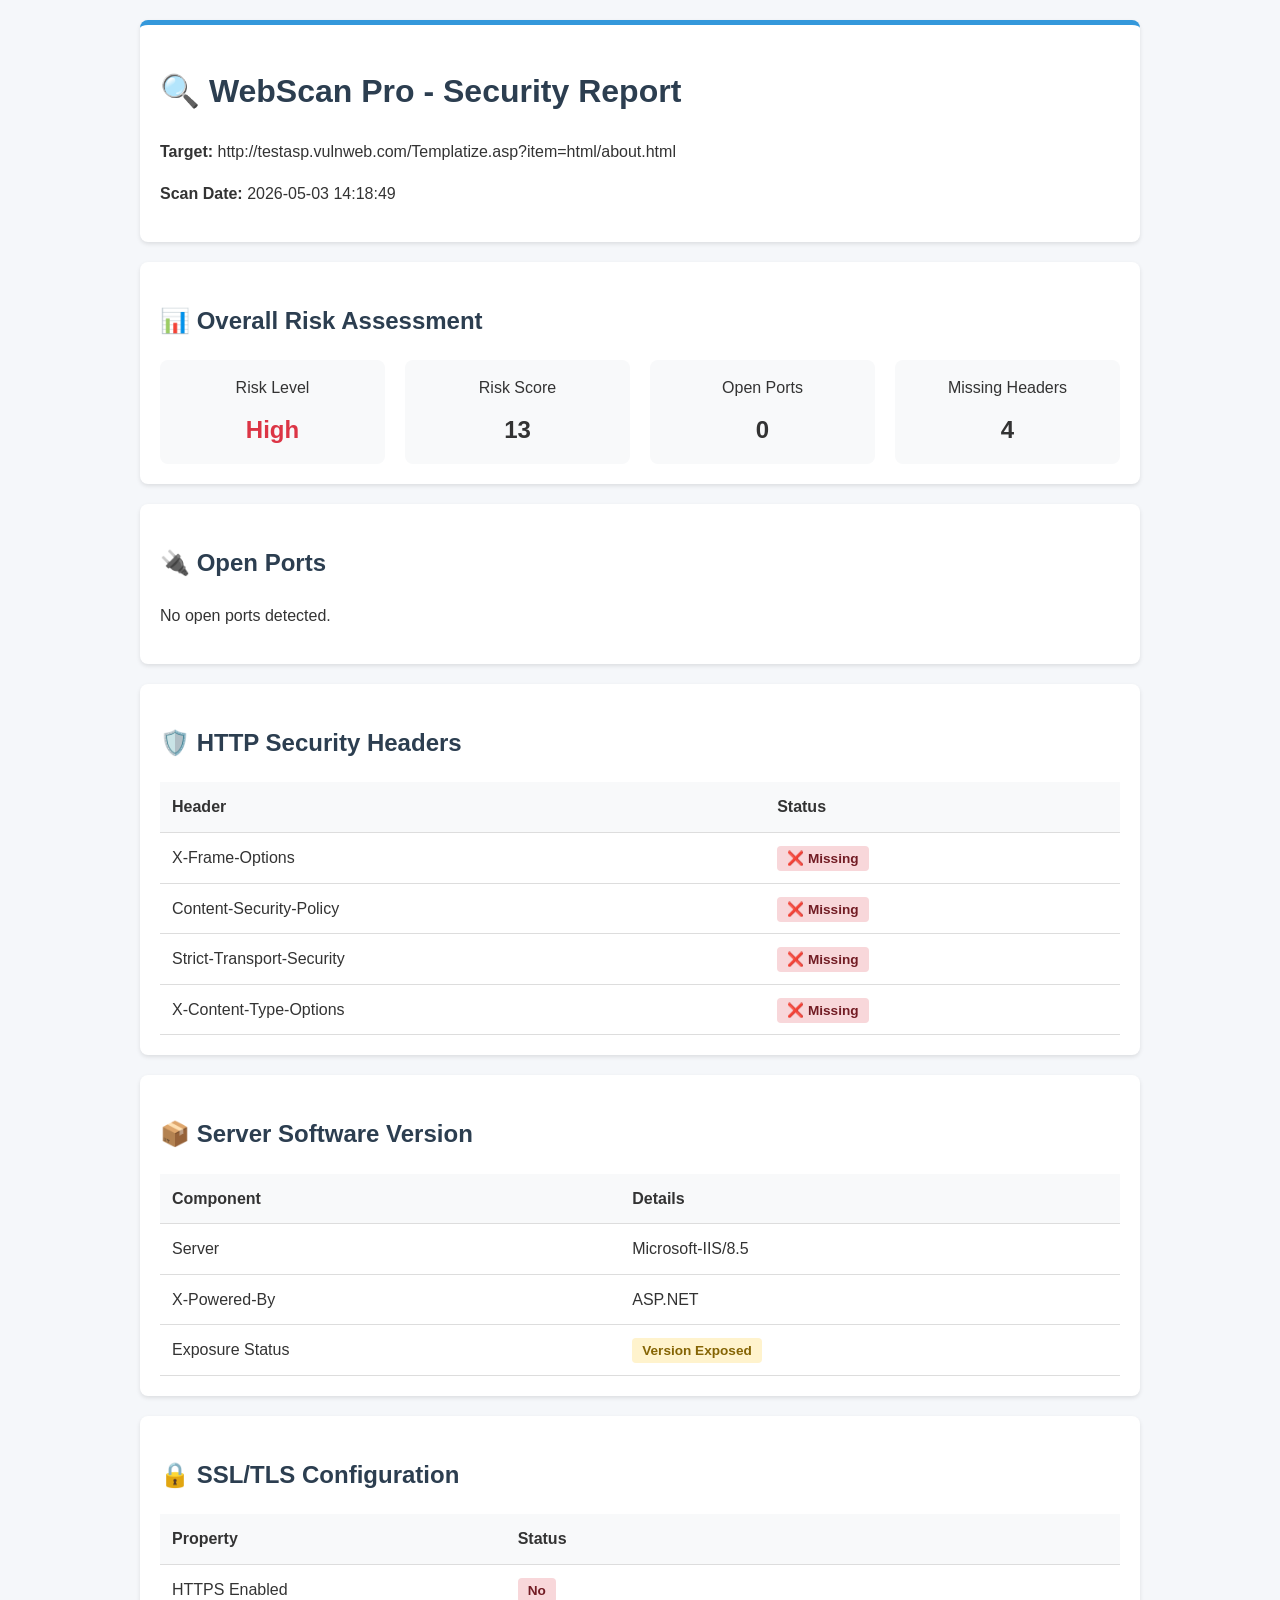
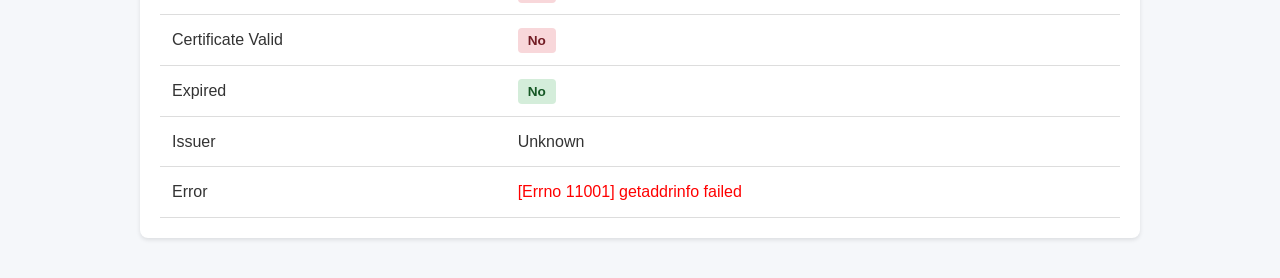
<file: Vulner tester/vulnerability-scanner/report.html>
<!DOCTYPE html>
<html lang="en">
<head>
    <meta charset="UTF-8">
    <meta name="viewport" content="width=device-width, initial-scale=1.0">
    <title>WebScan Pro - Security Report</title>
    <style>
        body { font-family: 'Segoe UI', Tahoma, Geneva, Verdana, sans-serif; line-height: 1.6; color: #333; max-width: 1000px; margin: 0 auto; padding: 20px; background-color: #f5f7fa; }
        h1, h2, h3 { color: #2c3e50; }
        .header { background-color: #fff; padding: 20px; border-radius: 8px; box-shadow: 0 2px 4px rgba(0,0,0,0.1); margin-bottom: 20px; border-top: 5px solid #3498db; }
        .card { background-color: #fff; padding: 20px; border-radius: 8px; box-shadow: 0 2px 4px rgba(0,0,0,0.1); margin-bottom: 20px; }
        table { width: 100%; border-collapse: collapse; margin-top: 10px; }
        th, td { padding: 12px; text-align: left; border-bottom: 1px solid #ddd; }
        th { background-color: #f8f9fa; font-weight: 600; }
        .badge { padding: 5px 10px; border-radius: 4px; font-size: 0.85em; font-weight: bold; }
        .badge-success { background-color: #d4edda; color: #155724; }
        .badge-warning { background-color: #fff3cd; color: #856404; }
        .badge-danger { background-color: #f8d7da; color: #721c24; }
        .risk-danger { color: #dc3545; }
        .risk-warning { color: #ffc107; }
        .risk-success { color: #28a745; }
        .summary-box { display: flex; justify-content: space-between; }
        .summary-item { text-align: center; padding: 15px; background: #f8f9fa; border-radius: 8px; flex: 1; margin: 0 10px; }
        .summary-item:first-child { margin-left: 0; }
        .summary-item:last-child { margin-right: 0; }
        .summary-value { font-size: 24px; font-weight: bold; margin-top: 10px; }
    </style>
</head>
<body>

    <div class="header">
        <h1>🔍 WebScan Pro - Security Report</h1>
        <p><strong>Target:</strong> http://testasp.vulnweb.com/Templatize.asp?item=html/about.html</p>
        <p><strong>Scan Date:</strong> 2026-05-03 14:18:49</p>
    </div>

    <div class="card">
        <h2>📊 Overall Risk Assessment</h2>
        <div class="summary-box">
            <div class="summary-item">
                <div>Risk Level</div>
                <div class="summary-value risk-danger">High</div>
            </div>
            <div class="summary-item">
                <div>Risk Score</div>
                <div class="summary-value">13</div>
            </div>
            <div class="summary-item">
                <div>Open Ports</div>
                <div class="summary-value">0</div>
            </div>
            <div class="summary-item">
                <div>Missing Headers</div>
                <div class="summary-value">
                    
                    
                        
                    
                        
                    
                        
                    
                        
                    
                    4
                </div>
            </div>
        </div>
    </div>

    <div class="card">
        <h2>🔌 Open Ports</h2>
        
        <p>No open ports detected.</p>
        
    </div>

    <div class="card">
        <h2>🛡️ HTTP Security Headers</h2>
        <table>
            <tr>
                <th>Header</th>
                <th>Status</th>
            </tr>
            
            <tr>
                <td>X-Frame-Options</td>
                <td>
                    
                        <span class="badge badge-danger">❌ Missing</span>
                    
                </td>
            </tr>
            
            <tr>
                <td>Content-Security-Policy</td>
                <td>
                    
                        <span class="badge badge-danger">❌ Missing</span>
                    
                </td>
            </tr>
            
            <tr>
                <td>Strict-Transport-Security</td>
                <td>
                    
                        <span class="badge badge-danger">❌ Missing</span>
                    
                </td>
            </tr>
            
            <tr>
                <td>X-Content-Type-Options</td>
                <td>
                    
                        <span class="badge badge-danger">❌ Missing</span>
                    
                </td>
            </tr>
            
        </table>
    </div>

    <div class="card">
        <h2>📦 Server Software Version</h2>
        <table>
            <tr>
                <th>Component</th>
                <th>Details</th>
            </tr>
            <tr>
                <td>Server</td>
                <td>Microsoft-IIS/8.5</td>
            </tr>
            <tr>
                <td>X-Powered-By</td>
                <td>ASP.NET</td>
            </tr>
            <tr>
                <td>Exposure Status</td>
                <td>
                    
                        <span class="badge badge-warning">Version Exposed</span>
                    
                </td>
            </tr>
        </table>
    </div>

    <div class="card">
        <h2>🔒 SSL/TLS Configuration</h2>
        <table>
            <tr>
                <th>Property</th>
                <th>Status</th>
            </tr>
            <tr>
                <td>HTTPS Enabled</td>
                <td>
                    
                        <span class="badge badge-danger">No</span>
                    
                </td>
            </tr>
            <tr>
                <td>Certificate Valid</td>
                <td>
                    
                        <span class="badge badge-danger">No</span>
                    
                </td>
            </tr>
            <tr>
                <td>Expired</td>
                <td>
                    
                        <span class="badge badge-success">No</span>
                    
                </td>
            </tr>
            <tr>
                <td>Issuer</td>
                <td>Unknown</td>
            </tr>
            
            <tr>
                <td>Error</td>
                <td style="color: red;">[Errno 11001] getaddrinfo failed</td>
            </tr>
            
        </table>
    </div>

</body>
</html>
</file>
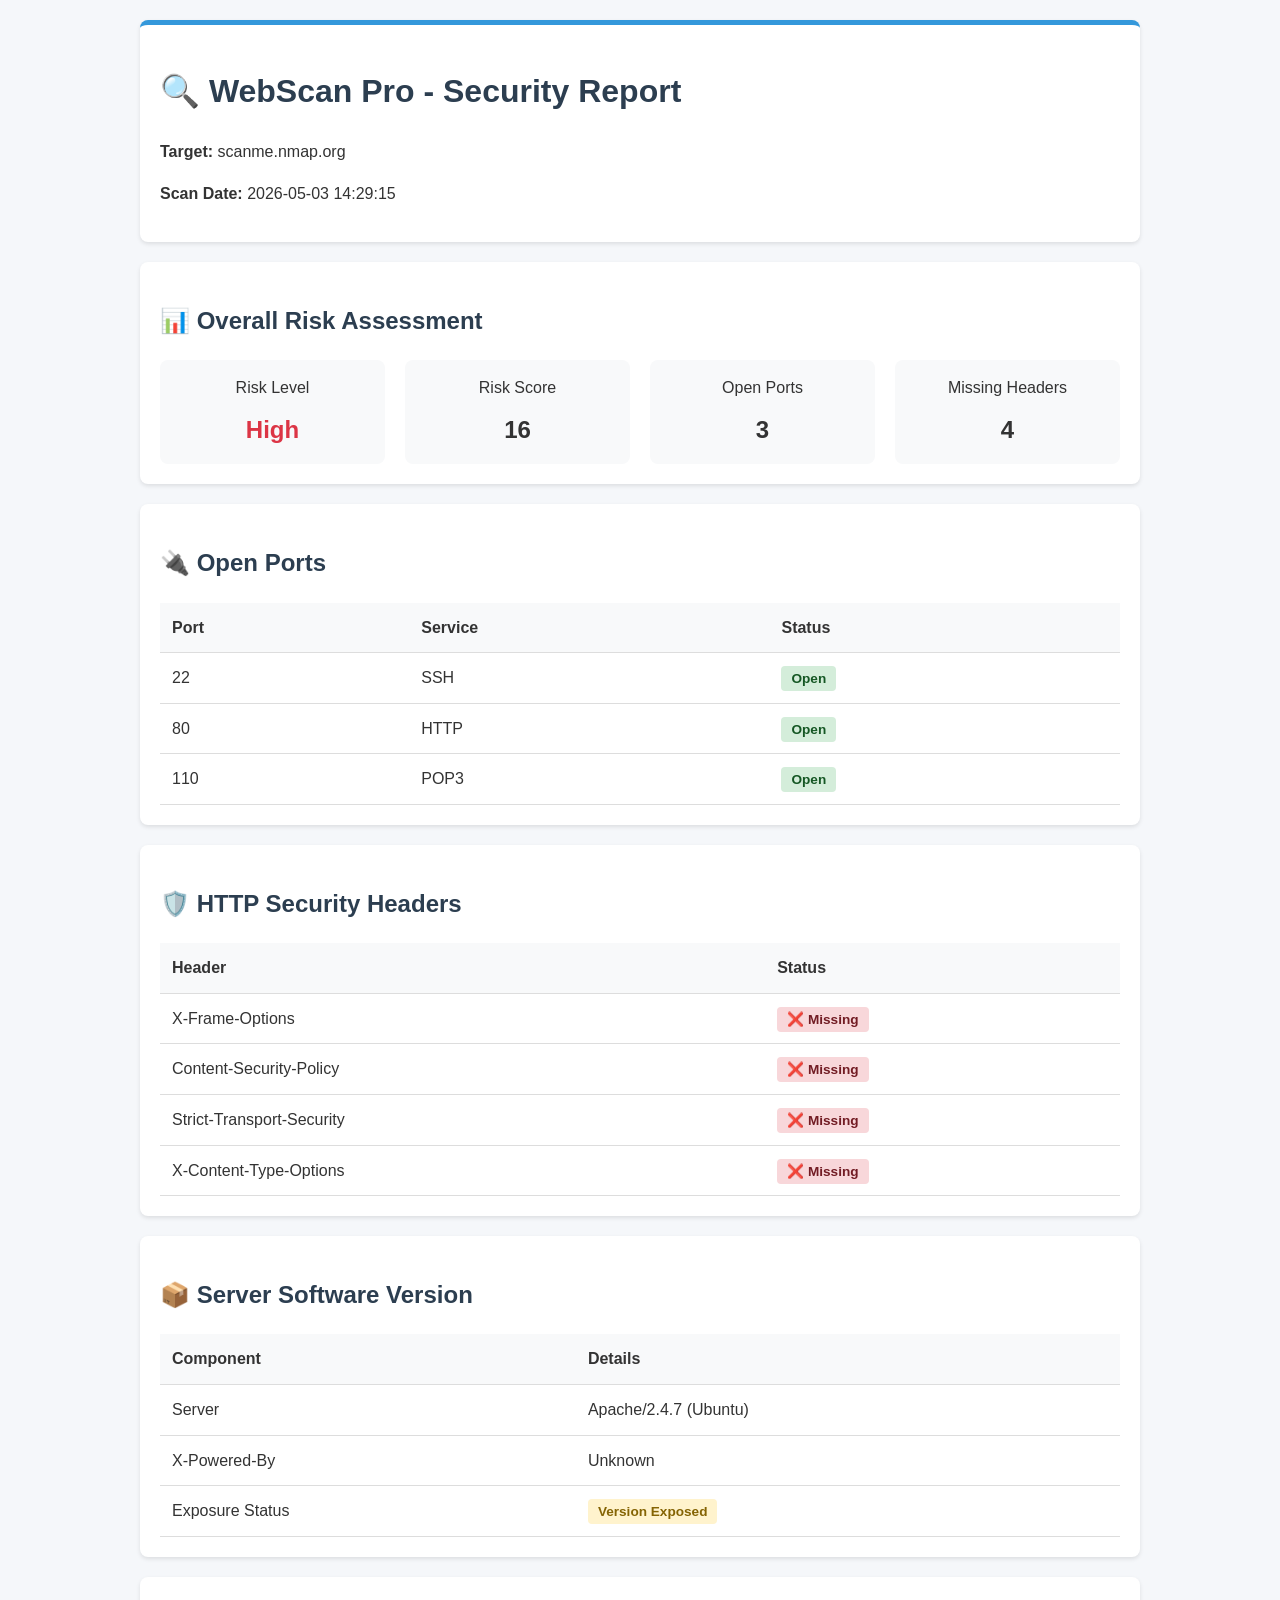
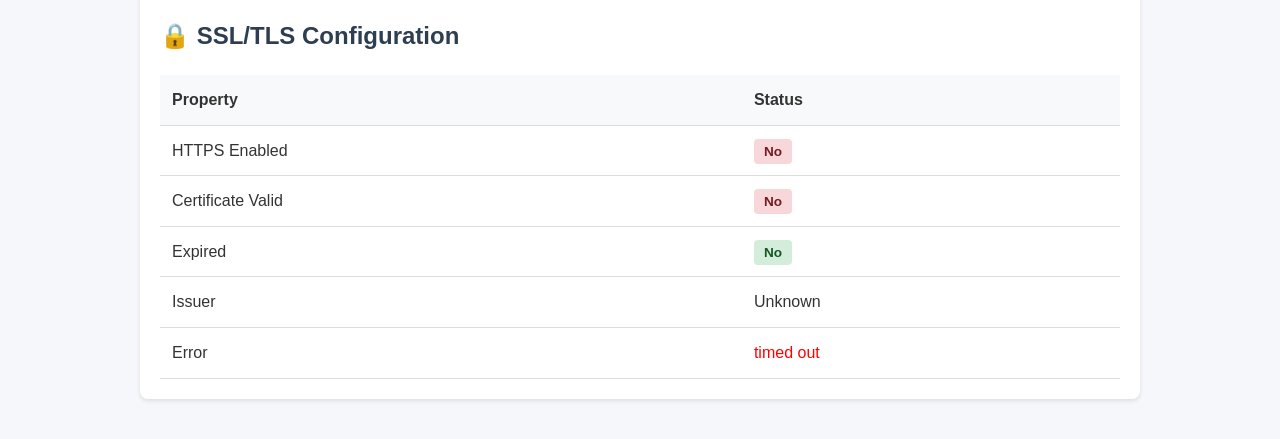
<file: Vulner tester/vulnerability-scanner/report_scanme.nmap.org.html>
<!DOCTYPE html>
<html lang="en">
<head>
    <meta charset="UTF-8">
    <meta name="viewport" content="width=device-width, initial-scale=1.0">
    <title>WebScan Pro - Security Report</title>
    <style>
        body { font-family: 'Segoe UI', Tahoma, Geneva, Verdana, sans-serif; line-height: 1.6; color: #333; max-width: 1000px; margin: 0 auto; padding: 20px; background-color: #f5f7fa; }
        h1, h2, h3 { color: #2c3e50; }
        .header { background-color: #fff; padding: 20px; border-radius: 8px; box-shadow: 0 2px 4px rgba(0,0,0,0.1); margin-bottom: 20px; border-top: 5px solid #3498db; }
        .card { background-color: #fff; padding: 20px; border-radius: 8px; box-shadow: 0 2px 4px rgba(0,0,0,0.1); margin-bottom: 20px; }
        table { width: 100%; border-collapse: collapse; margin-top: 10px; }
        th, td { padding: 12px; text-align: left; border-bottom: 1px solid #ddd; }
        th { background-color: #f8f9fa; font-weight: 600; }
        .badge { padding: 5px 10px; border-radius: 4px; font-size: 0.85em; font-weight: bold; }
        .badge-success { background-color: #d4edda; color: #155724; }
        .badge-warning { background-color: #fff3cd; color: #856404; }
        .badge-danger { background-color: #f8d7da; color: #721c24; }
        .risk-danger { color: #dc3545; }
        .risk-warning { color: #ffc107; }
        .risk-success { color: #28a745; }
        .summary-box { display: flex; justify-content: space-between; }
        .summary-item { text-align: center; padding: 15px; background: #f8f9fa; border-radius: 8px; flex: 1; margin: 0 10px; }
        .summary-item:first-child { margin-left: 0; }
        .summary-item:last-child { margin-right: 0; }
        .summary-value { font-size: 24px; font-weight: bold; margin-top: 10px; }
    </style>
</head>
<body>

    <div class="header">
        <h1>🔍 WebScan Pro - Security Report</h1>
        <p><strong>Target:</strong> scanme.nmap.org</p>
        <p><strong>Scan Date:</strong> 2026-05-03 14:29:15</p>
    </div>

    <div class="card">
        <h2>📊 Overall Risk Assessment</h2>
        <div class="summary-box">
            <div class="summary-item">
                <div>Risk Level</div>
                <div class="summary-value risk-danger">High</div>
            </div>
            <div class="summary-item">
                <div>Risk Score</div>
                <div class="summary-value">16</div>
            </div>
            <div class="summary-item">
                <div>Open Ports</div>
                <div class="summary-value">3</div>
            </div>
            <div class="summary-item">
                <div>Missing Headers</div>
                <div class="summary-value">
                    
                    
                        
                    
                        
                    
                        
                    
                        
                    
                    4
                </div>
            </div>
        </div>
    </div>

    <div class="card">
        <h2>🔌 Open Ports</h2>
        
        <table>
            <tr>
                <th>Port</th>
                <th>Service</th>
                <th>Status</th>
            </tr>
            
            <tr>
                <td>22</td>
                <td>SSH</td>
                <td>
                    
                        <span class="badge badge-success">Open</span>
                    
                </td>
            </tr>
            
            <tr>
                <td>80</td>
                <td>HTTP</td>
                <td>
                    
                        <span class="badge badge-success">Open</span>
                    
                </td>
            </tr>
            
            <tr>
                <td>110</td>
                <td>POP3</td>
                <td>
                    
                        <span class="badge badge-success">Open</span>
                    
                </td>
            </tr>
            
        </table>
        
    </div>

    <div class="card">
        <h2>🛡️ HTTP Security Headers</h2>
        <table>
            <tr>
                <th>Header</th>
                <th>Status</th>
            </tr>
            
            <tr>
                <td>X-Frame-Options</td>
                <td>
                    
                        <span class="badge badge-danger">❌ Missing</span>
                    
                </td>
            </tr>
            
            <tr>
                <td>Content-Security-Policy</td>
                <td>
                    
                        <span class="badge badge-danger">❌ Missing</span>
                    
                </td>
            </tr>
            
            <tr>
                <td>Strict-Transport-Security</td>
                <td>
                    
                        <span class="badge badge-danger">❌ Missing</span>
                    
                </td>
            </tr>
            
            <tr>
                <td>X-Content-Type-Options</td>
                <td>
                    
                        <span class="badge badge-danger">❌ Missing</span>
                    
                </td>
            </tr>
            
        </table>
    </div>

    <div class="card">
        <h2>📦 Server Software Version</h2>
        <table>
            <tr>
                <th>Component</th>
                <th>Details</th>
            </tr>
            <tr>
                <td>Server</td>
                <td>Apache/2.4.7 (Ubuntu)</td>
            </tr>
            <tr>
                <td>X-Powered-By</td>
                <td>Unknown</td>
            </tr>
            <tr>
                <td>Exposure Status</td>
                <td>
                    
                        <span class="badge badge-warning">Version Exposed</span>
                    
                </td>
            </tr>
        </table>
    </div>

    <div class="card">
        <h2>🔒 SSL/TLS Configuration</h2>
        <table>
            <tr>
                <th>Property</th>
                <th>Status</th>
            </tr>
            <tr>
                <td>HTTPS Enabled</td>
                <td>
                    
                        <span class="badge badge-danger">No</span>
                    
                </td>
            </tr>
            <tr>
                <td>Certificate Valid</td>
                <td>
                    
                        <span class="badge badge-danger">No</span>
                    
                </td>
            </tr>
            <tr>
                <td>Expired</td>
                <td>
                    
                        <span class="badge badge-success">No</span>
                    
                </td>
            </tr>
            <tr>
                <td>Issuer</td>
                <td>Unknown</td>
            </tr>
            
            <tr>
                <td>Error</td>
                <td style="color: red;">timed out</td>
            </tr>
            
        </table>
    </div>

</body>
</html>
</file>
